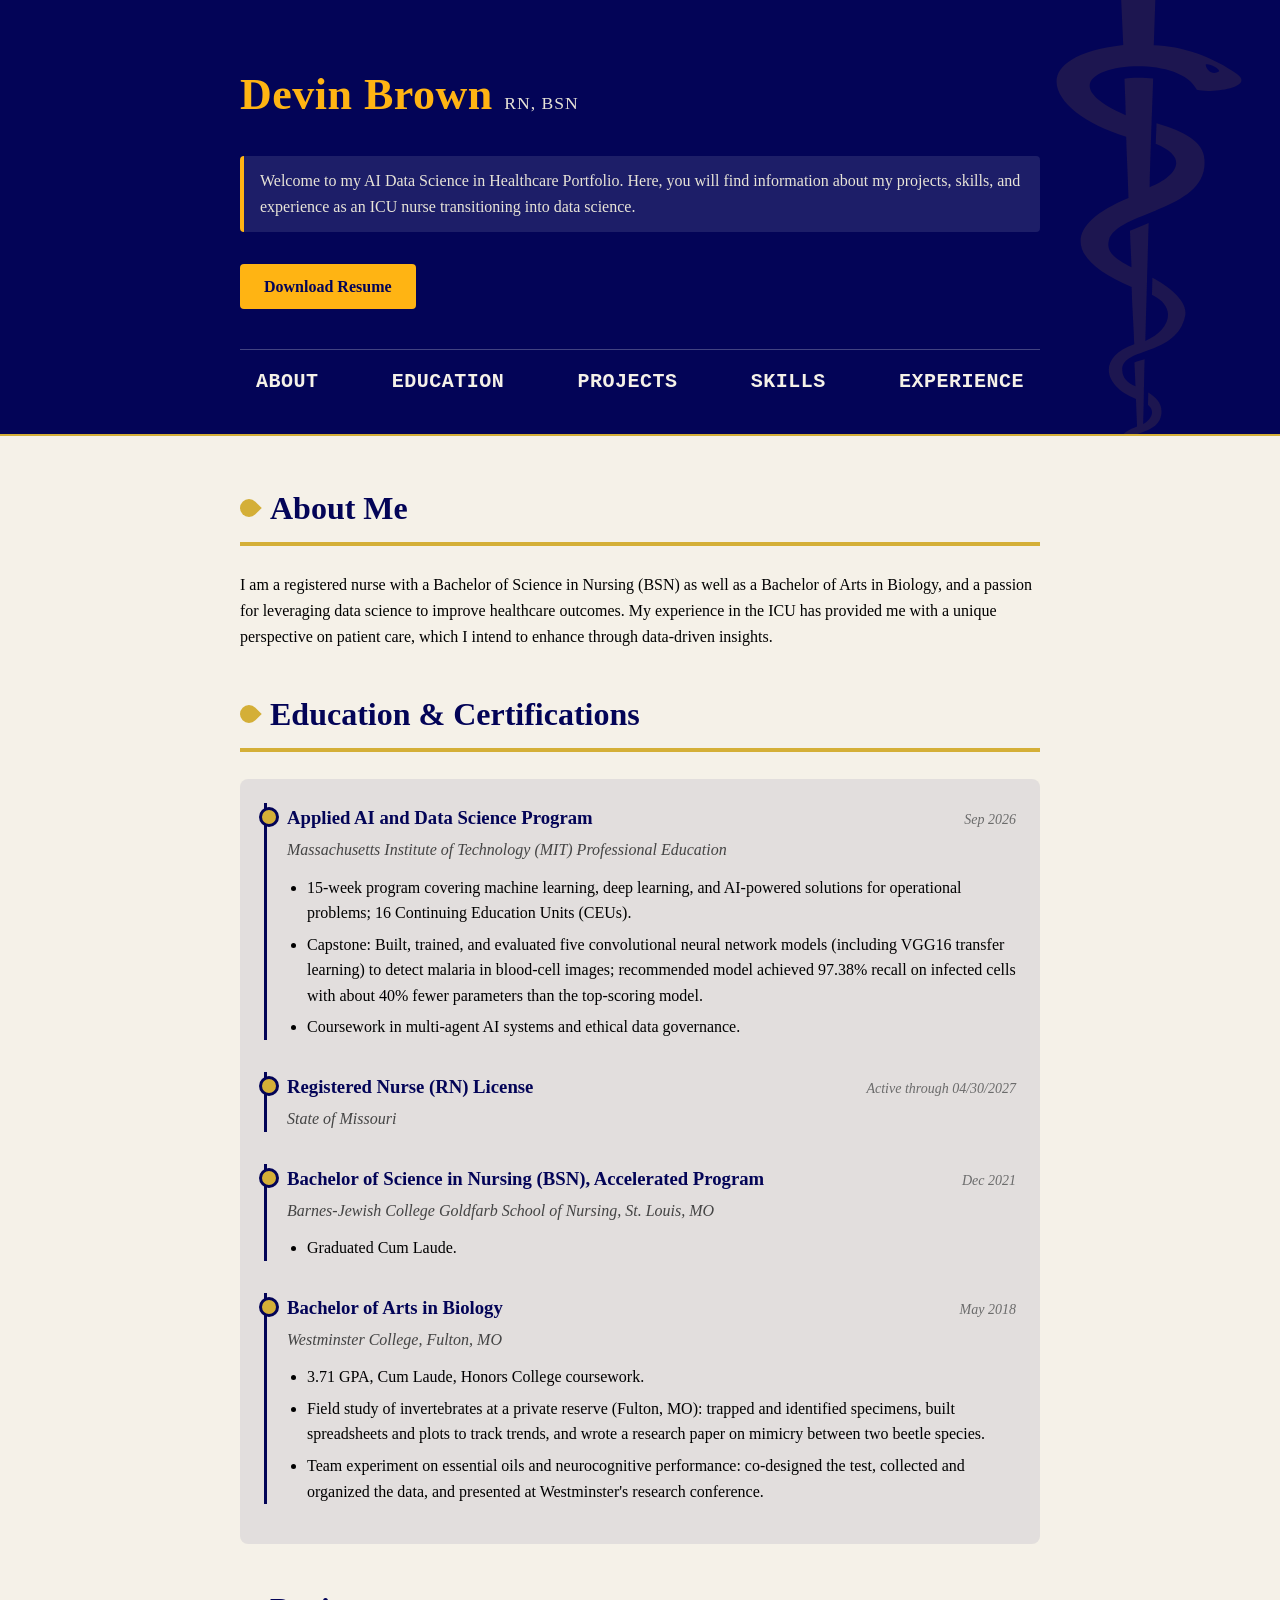
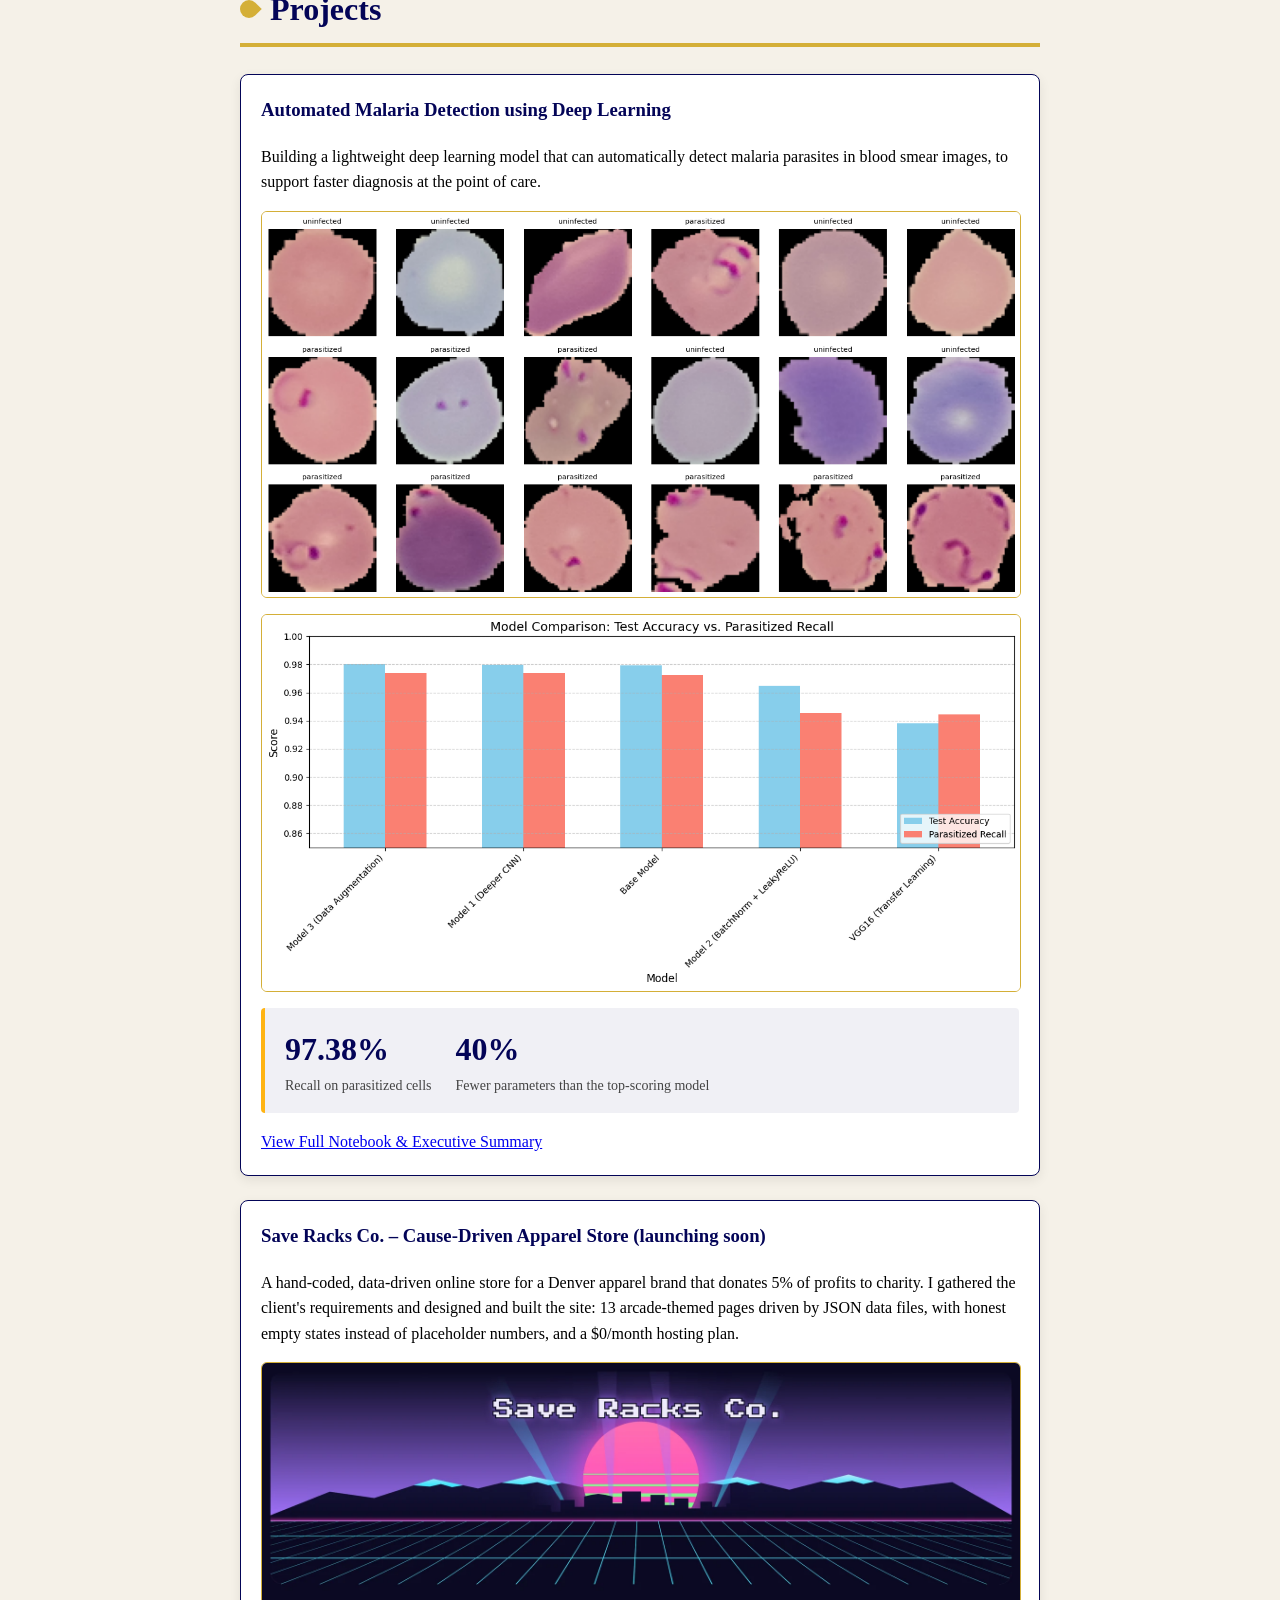
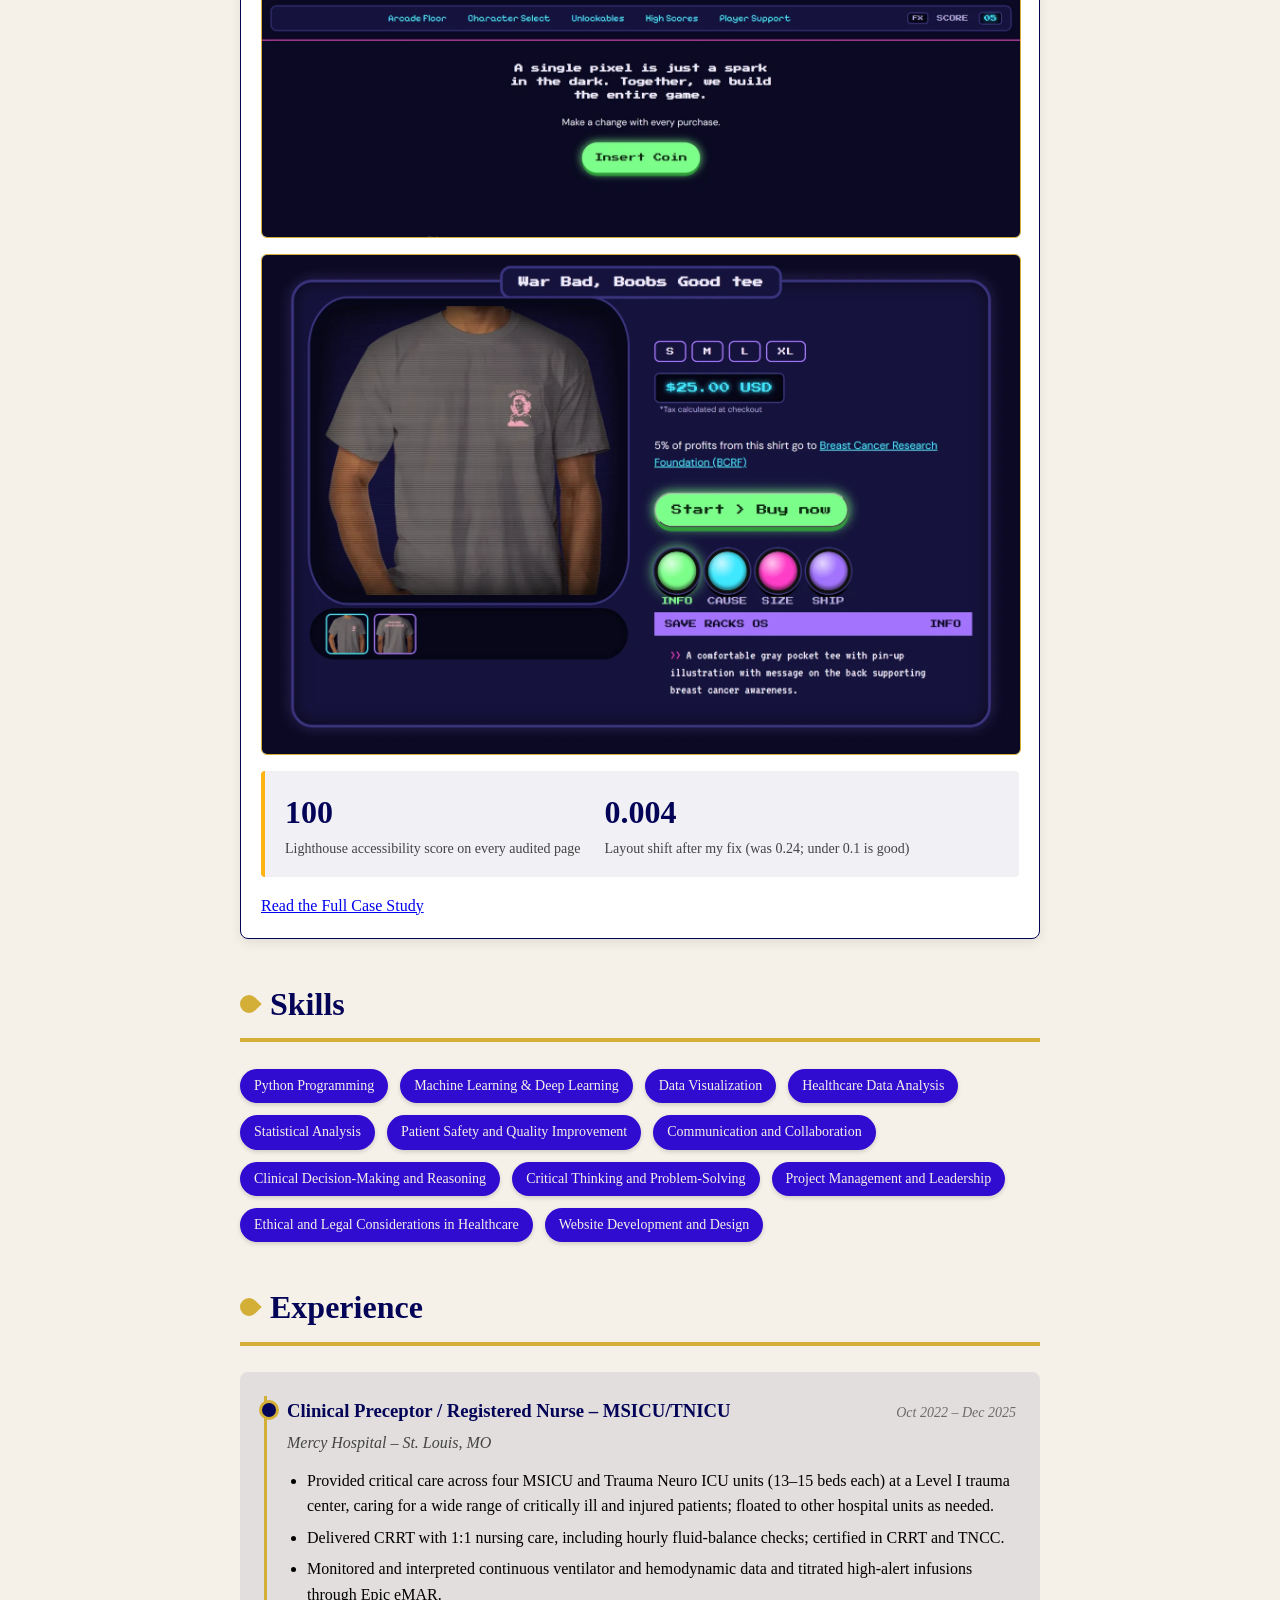
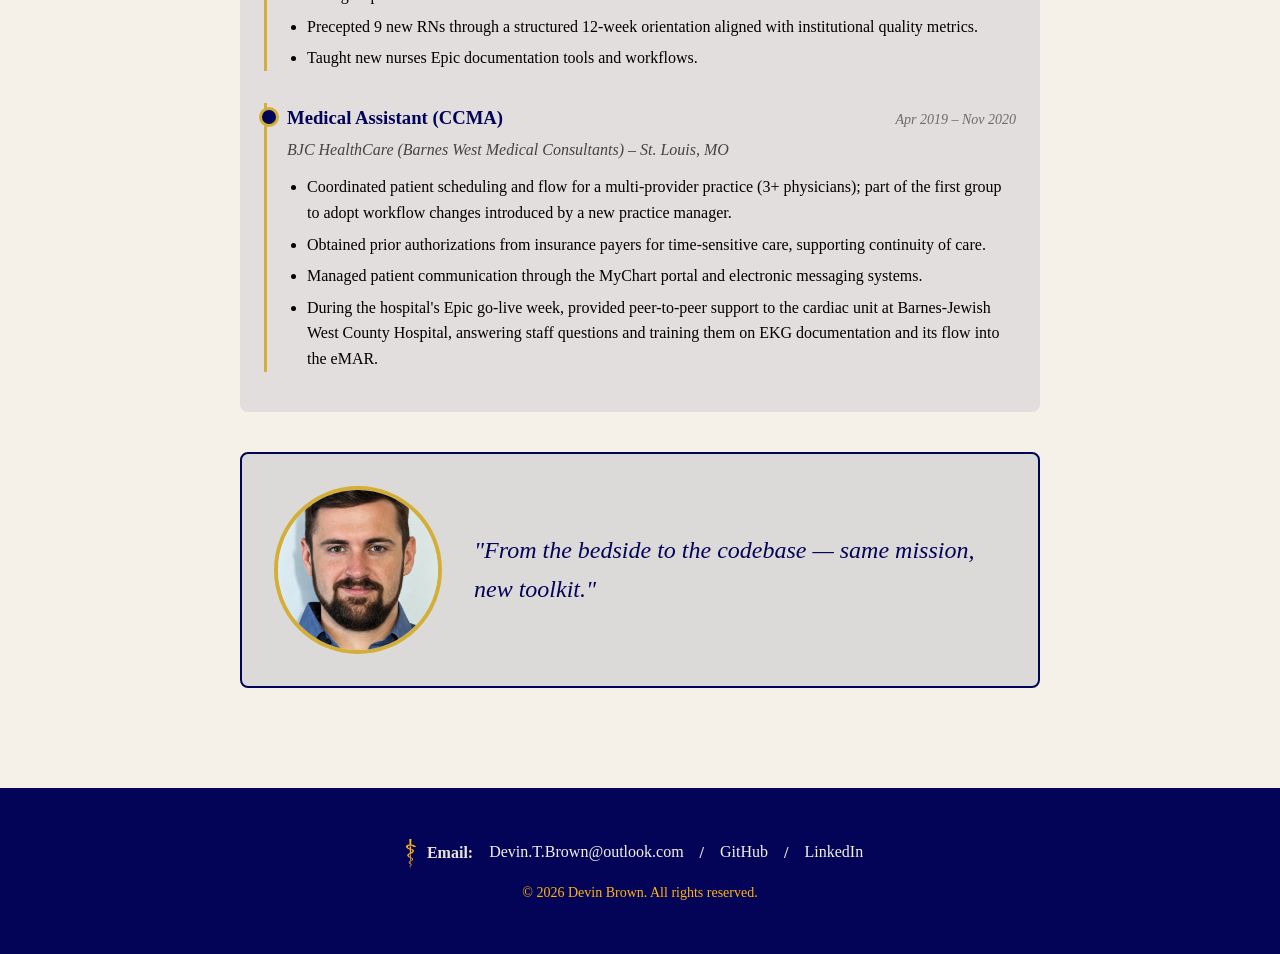
<file: index.html>
<!DOCTYPE html>
<html lang="en">

<head>
  <meta charset="UTF-8">
  <meta name="viewport" content="width=device-width, initial-scale=1.0">
  <title>Devin Brown RN, BSN — AI Data Science in Healthcare Portfolio</title>
  <link rel="icon" type="image/svg+xml" href="favicon.svg">
  <meta property="og:title" content="Devin Brown RN, BSN — AI Data Science in Healthcare Portfolio">
  <meta property="og:description"
    content="Portfolio showcasing AI and data science projects in healthcare, built by an ICU nurse transitioning into data science.">
  <meta property="og:type" content="website">
  <meta name="twitter:card" content="summary">
  <meta name="twitter:title" content="Devin Brown RN, BSN — AI Data Science in Healthcare Portfolio">
  <meta name="twitter:description"
    content="Portfolio showcasing AI and data science projects in healthcare, built by an ICU nurse transitioning into data science.">
  <link rel="stylesheet" href="style.css">
</head>

<body>
  <header>
    <div class="container">
      <h1>Devin Brown <span class="credentials">RN, BSN</span></h1>
      <p>Welcome to my AI Data Science in Healthcare Portfolio. Here, you will find information about my projects,
        skills, and experience as an ICU nurse transitioning into data science.</p>
      <a href="Devin-Brown-Resume.pdf" download class="resume-button">Download Resume</a>
      <nav>
        <ul>
          <li><a href="#about">About</a></li>
          <li><a href="#education">Education</a></li>
          <li><a href="#projects">Projects</a></li>
          <li><a href="#skills">Skills</a></li>
          <li><a href="#experience">Experience</a></li>
        </ul>
      </nav>
    </div>
  </header>

  <main>
    <section id="about" class="fade-in">
      <h2>About Me</h2>
      <p>I am a registered nurse with a Bachelor of Science in Nursing (BSN) as well as a Bachelor of Arts in Biology,
        and a passion for leveraging data science to improve healthcare outcomes. My experience in the ICU has provided
        me with a unique perspective on patient care, which I intend to enhance through data-driven insights.</p>
    </section>
    <section id="education" class="fade-in">
      <h2>Education & Certifications</h2>
      <div class="timeline-group">

        <div class="timeline-item education">
          <div class="timeline-header">
            <h3>Applied AI and Data Science Program</h3>
            <span class="timeline-date">Sep 2026</span>
          </div>
          <p class="timeline-employer">Massachusetts Institute of Technology (MIT) Professional Education</p>
          <ul>
            <li>15-week program covering machine learning, deep learning, and AI-powered solutions for operational
              problems; 16 Continuing Education Units (CEUs).</li>
            <li>Capstone: Built, trained, and evaluated five convolutional neural network models (including VGG16
              transfer learning) to detect malaria in blood-cell images; recommended model achieved 97.38% recall on
              infected cells with about 40% fewer parameters than the top-scoring model.</li>
            <li>Coursework in multi-agent AI systems and ethical data governance.</li>
          </ul>
        </div>

        <div class="timeline-item education">
          <div class="timeline-header">
            <h3>Registered Nurse (RN) License</h3>
            <span class="timeline-date">Active through 04/30/2027</span>
          </div>
          <p class="timeline-employer">State of Missouri</p>
        </div>

        <div class="timeline-item education">
          <div class="timeline-header">
            <h3>Bachelor of Science in Nursing (BSN), Accelerated Program</h3>
            <span class="timeline-date">Dec 2021</span>
          </div>
          <p class="timeline-employer">Barnes-Jewish College Goldfarb School of Nursing, St. Louis, MO</p>
          <ul>
            <li>Graduated Cum Laude.</li>
          </ul>
        </div>

        <div class="timeline-item education">
          <div class="timeline-header">
            <h3>Bachelor of Arts in Biology</h3>
            <span class="timeline-date">May 2018</span>
          </div>
          <p class="timeline-employer">Westminster College, Fulton, MO</p>
          <ul>
            <li>3.71 GPA, Cum Laude, Honors College coursework.</li>
            <li>Field study of invertebrates at a private reserve (Fulton, MO): trapped and identified specimens, built
              spreadsheets and plots to track trends, and wrote a research paper on mimicry between two beetle species.
            </li>
            <li>Team experiment on essential oils and neurocognitive performance: co-designed the test, collected and
              organized the data, and presented at Westminster's research conference.</li>
          </ul>
        </div>
      </div>
    </section>

    <section id="projects" class="fade-in">
      <h2>Projects</h2>
      <article class="project-card">
        <h3>Automated Malaria Detection using Deep Learning</h3>
        <p>Building a lightweight deep learning model that can automatically detect malaria parasites in blood smear
          images, to support faster diagnosis at the point of care.
        </p>
        <img src="images/malaria-sample-cells.png"
          alt="Grid of labeled blood cell images showing parasitized and uninfected samples used to train the model"
          class="project-image">
        <img src="images/malaria-model-comparison.png"
          alt="Bar chart comparing test accuracy and parasitized recall across five model architectures"
          class="project-image">
        <div class="stat-callout">
          <div class="stat">
            <span class="stat-number">97.38%</span>
            <span class="stat-label">Recall on parasitized cells</span>
          </div>
          <div class="stat">
            <span class="stat-number">40%</span>
            <span class="stat-label">Fewer parameters than the top-scoring model</span>
          </div>
        </div>
        <a href="projects/Notebook_Malaria_Detection_Full_Code_with_Executive_Summary.html">View Full Notebook &
          Executive Summary</a>
      </article>
      <article class="project-card">
        <h3>Save Racks Co. – Cause-Driven Apparel Store (launching soon)</h3>
        <p>A hand-coded, data-driven online store for a Denver apparel brand that donates 5% of profits to charity.
          I gathered the client's requirements and designed and built the site: 13 arcade-themed pages driven by JSON
          data
          files, with honest empty states instead of placeholder numbers, and a $0/month hosting plan.</p>
        <img src="images/save-racks-home.webp"
          alt="Save Racks Co. home page with a synthwave sunset header and arcade-style navigation"
          class="project-image" width="1600" height="1000" loading="lazy">
        <img src="images/save-racks-product.webp"
          alt="Save Racks Co. product page showing a gray tee in an arcade cabinet frame with size buttons and a donation note"
          class="project-image" width="1600" height="1053" loading="lazy">
        <div class="stat-callout">
          <div class="stat">
            <span class="stat-number">100</span>
            <span class="stat-label">Lighthouse accessibility score on every audited page</span>
          </div>
          <div class="stat">
            <span class="stat-number">0.004</span>
            <span class="stat-label">Layout shift after my fix (was 0.24; under 0.1 is good)</span>
          </div>
        </div>
        <a href="projects/save-racks-case-study.html">Read the Full Case Study</a>
      </article>
    </section>
    <section id="skills" class="fade-in">
      <h2>Skills</h2>
      <ul>
        <li>Python Programming</li>
        <li>Machine Learning & Deep Learning</li>
        <li>Data Visualization</li>
        <li>Healthcare Data Analysis</li>
        <li>Statistical Analysis</li>
        <li>Patient Safety and Quality Improvement</li>
        <li>Communication and Collaboration</li>
        <li>Clinical Decision-Making and Reasoning</li>
        <li>Critical Thinking and Problem-Solving</li>
        <li>Project Management and Leadership</li>
        <li>Ethical and Legal Considerations in Healthcare</li>
        <li>Website Development and Design</li>
      </ul>
    </section>
    <section id="experience" class="fade-in">
      <h2>Experience</h2>
      <div class="timeline-group">

        <div class="timeline-item">
          <div class="timeline-header">
            <h3>Clinical Preceptor / Registered Nurse – MSICU/TNICU</h3>
            <span class="timeline-date">Oct 2022 – Dec 2025</span>
          </div>
          <p class="timeline-employer">Mercy Hospital – St. Louis, MO</p>
          <ul>
            <li>Provided critical care across four MSICU and Trauma Neuro ICU units (13–15 beds each) at a Level I
              trauma center, caring for a wide range of critically ill and injured patients; floated to other hospital
              units as needed.</li>
            <li>Delivered CRRT with 1:1 nursing care, including hourly fluid-balance checks; certified in CRRT and TNCC.
            </li>
            <li>Monitored and interpreted continuous ventilator and hemodynamic data and titrated high-alert infusions
              through Epic eMAR.</li>
            <li>Precepted 9 new RNs through a structured 12-week orientation aligned with institutional quality metrics.
            </li>
            <li>Taught new nurses Epic documentation tools and workflows.</li>
          </ul>
        </div>

        <div class="timeline-item">
          <div class="timeline-header">
            <h3>Medical Assistant (CCMA)</h3>
            <span class="timeline-date">Apr 2019 – Nov 2020</span>
          </div>
          <p class="timeline-employer">BJC HealthCare (Barnes West Medical Consultants) – St. Louis, MO</p>
          <ul>
            <li>Coordinated patient scheduling and flow for a multi-provider practice (3+ physicians); part of the first
              group to adopt workflow changes introduced by a new practice manager.</li>
            <li>Obtained prior authorizations from insurance payers for time-sensitive care, supporting continuity of
              care.</li>
            <li>Managed patient communication through the MyChart portal and electronic messaging systems.</li>
            <li>During the hospital's Epic go-live week, provided peer-to-peer support to the cardiac unit at
              Barnes-Jewish West County Hospital, answering staff questions and training them on EKG documentation and
              its flow into the eMAR.</li>
          </ul>
        </div>
      </div>
    </section>
    <section class="closing-section fade-in">
      <img src="images/headshot.webp" alt="Headshot of Devin Brown" class="headshot">
      <blockquote class="closing-quote">
        "From the bedside to the codebase — same mission, new toolkit."
      </blockquote>
    </section>
  </main>
  <footer>
    <div class="container">
      <div class="footer-links">
        <img src="images/rod-icon.svg" alt="" class="footer-icon"> Email: <a
          href="mailto:Devin.T.Brown@outlook.com">Devin.T.Brown@outlook.com</a> /
        <a href="https://github.com/dbrownRN" target="_blank" rel="noopener noreferrer">GitHub</a> /
        <a href="https://www.linkedin.com/in/devin-brown-rn" target="_blank"
          rel="noopener noreferrer">LinkedIn</a>
      </div>
      <p>&copy; 2026 Devin Brown. All rights reserved.</p>
    </div>
  </footer>
  <script src="script.js"></script>
</body>

</html>
</file>
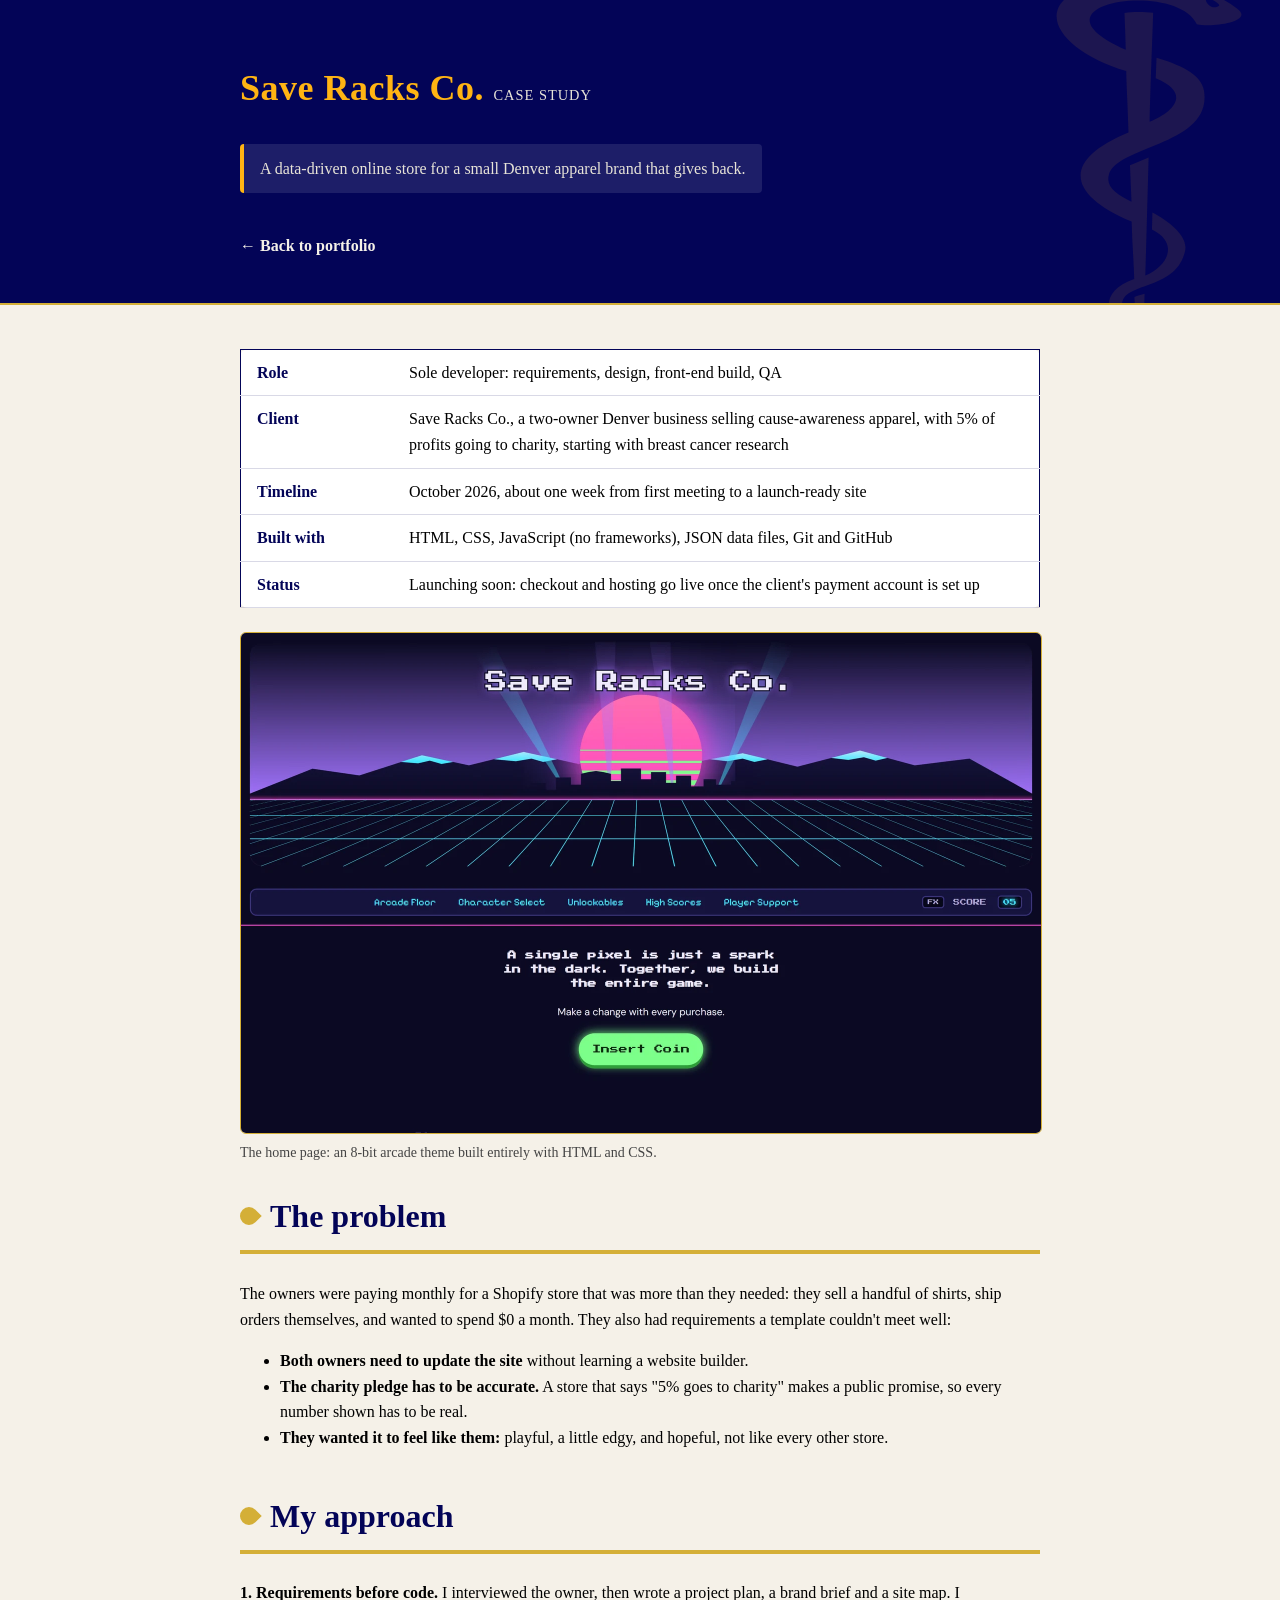
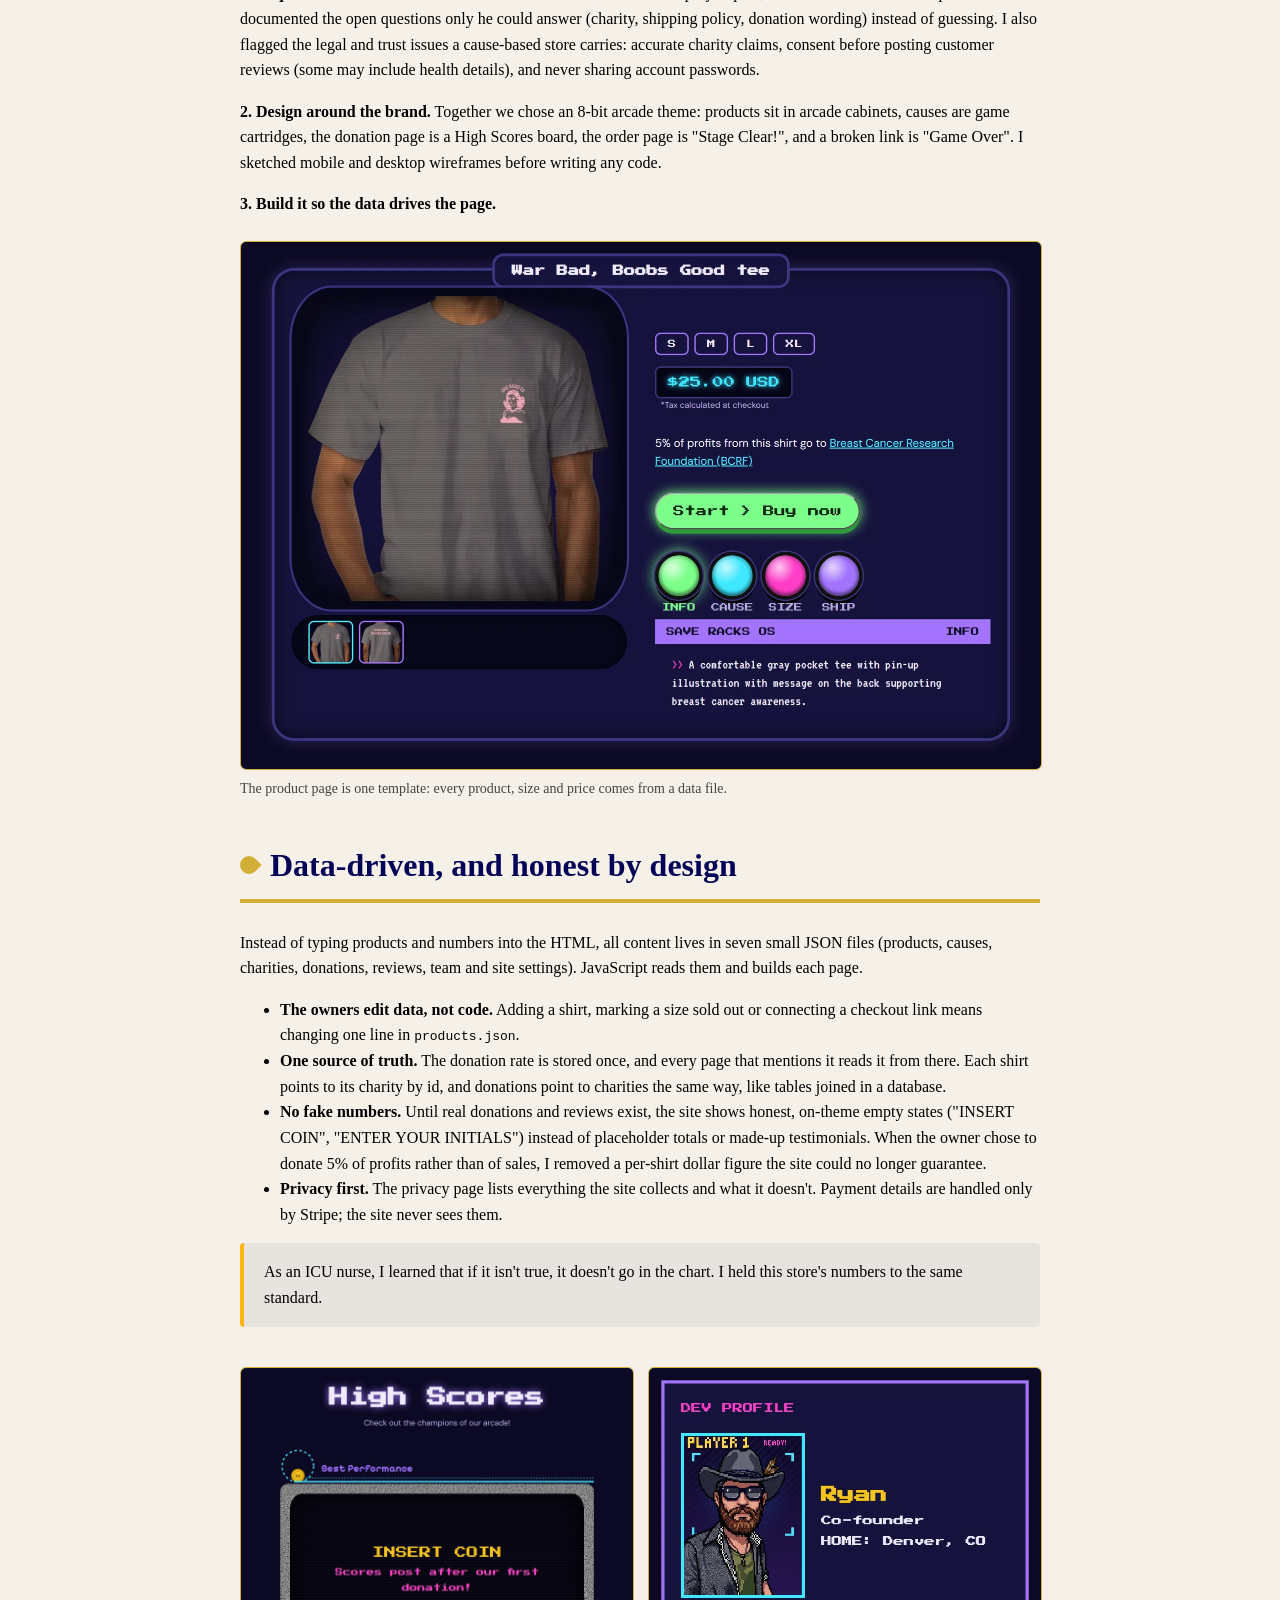
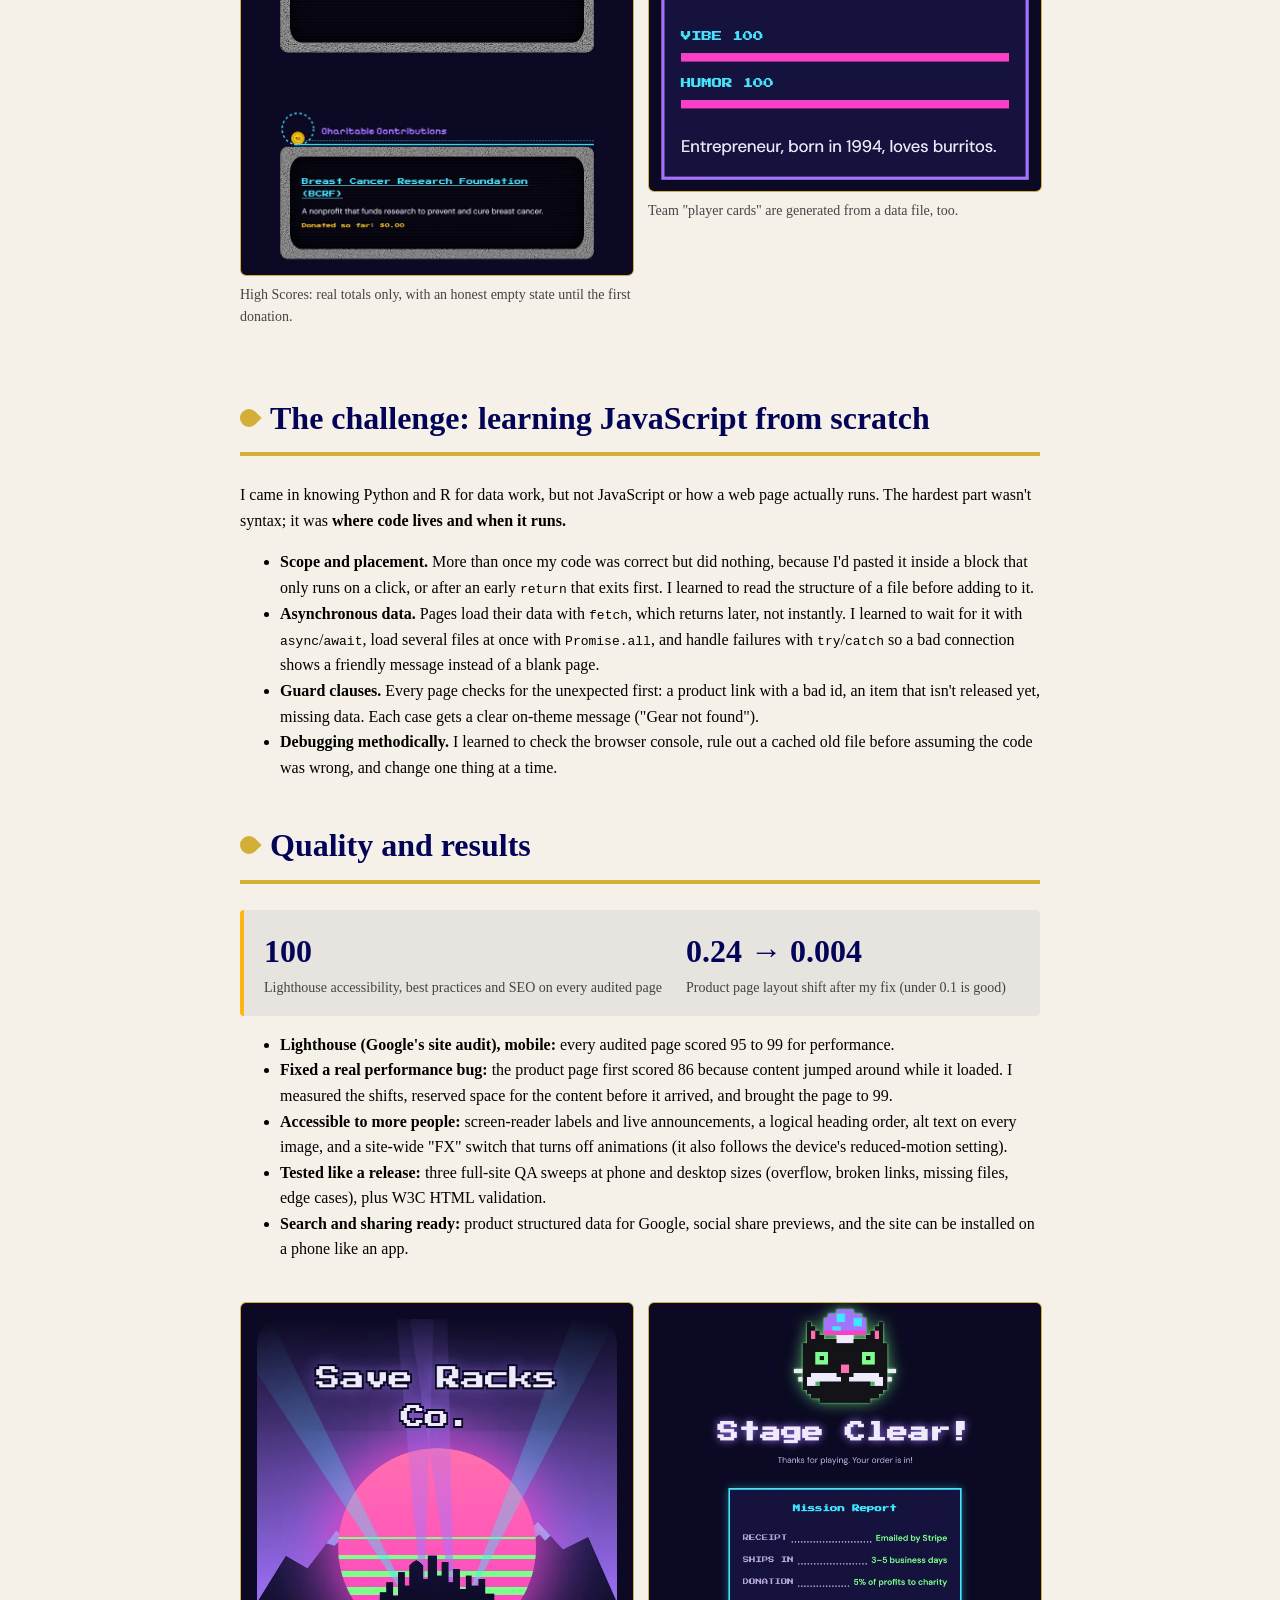
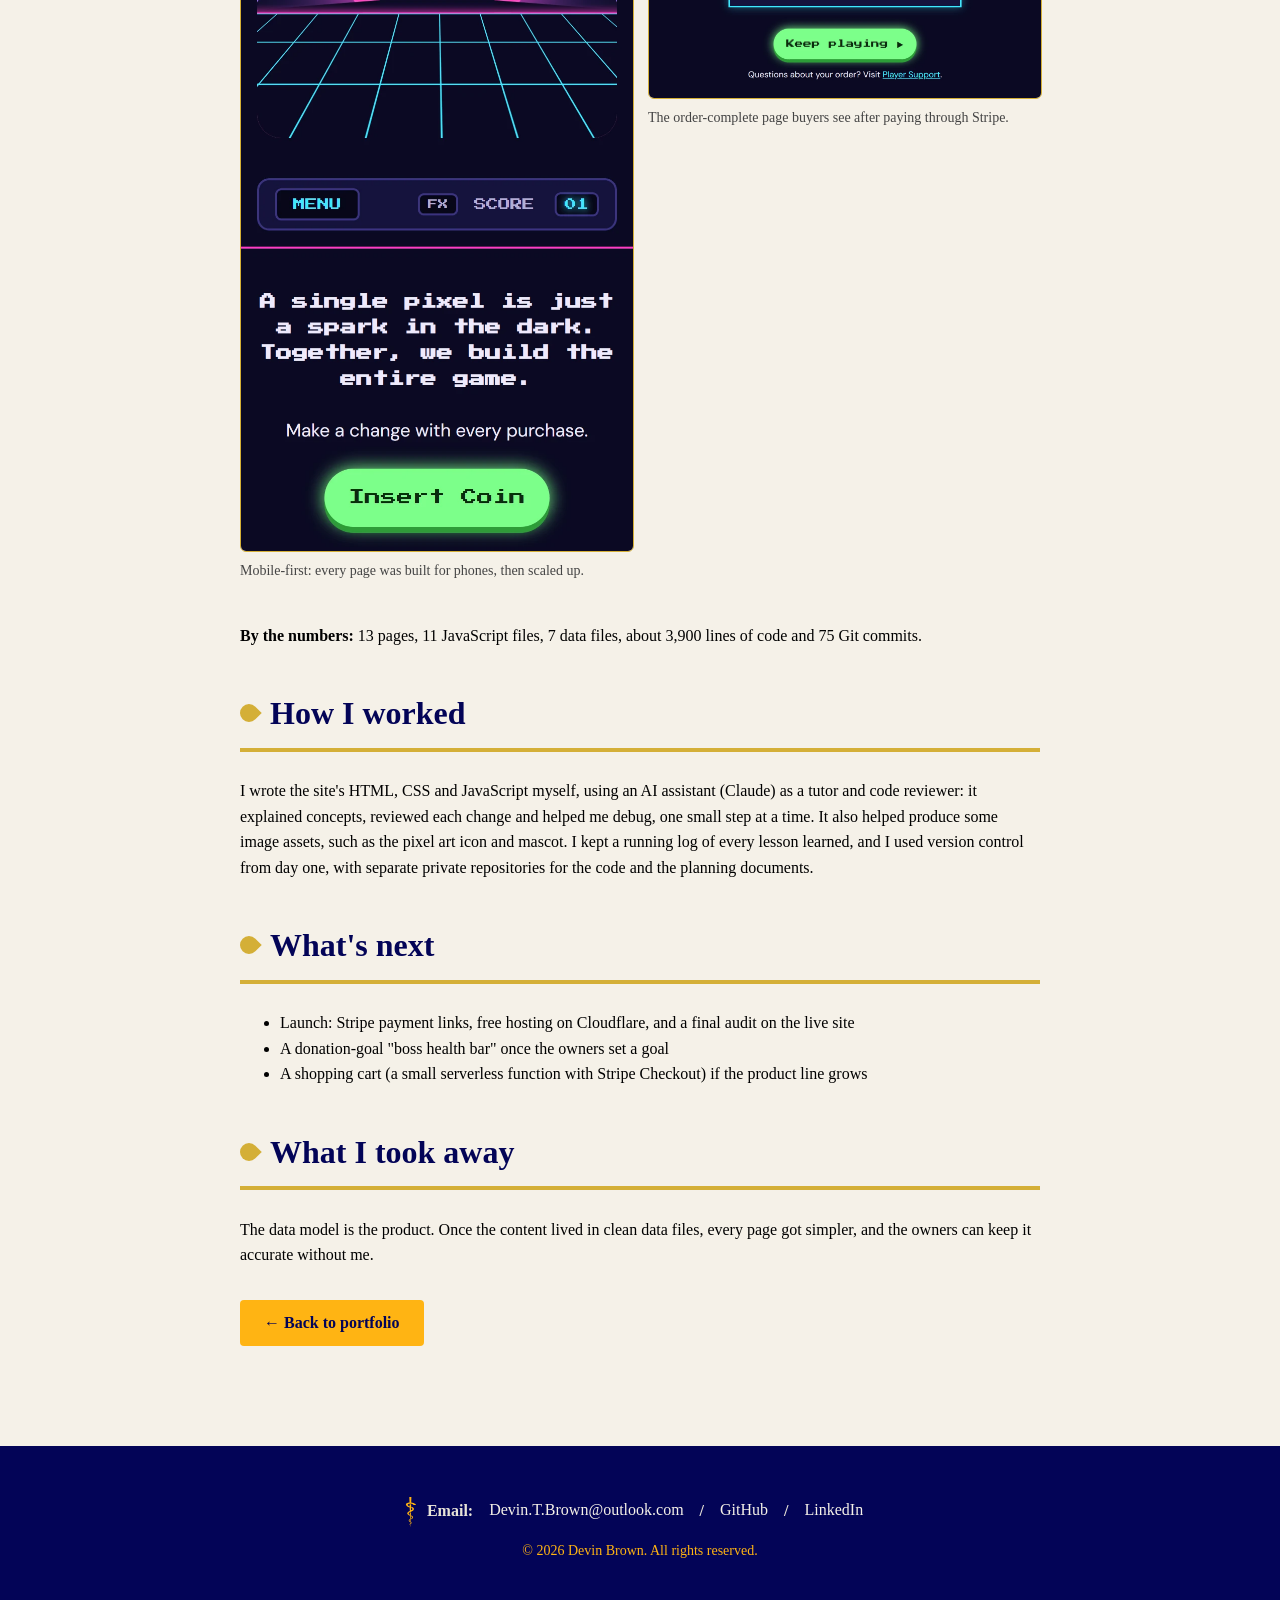
<file: projects/save-racks-case-study.html>
<!DOCTYPE html>
<html lang="en">

<head>
  <meta charset="UTF-8">
  <meta name="viewport" content="width=device-width, initial-scale=1.0">
  <title>Save Racks Co. Case Study | Devin Brown RN, BSN</title>
  <meta name="description"
    content="Case study: a hand-coded, data-driven online store for a Denver apparel brand that donates 5% of profits to charity.">
  <link rel="icon" type="image/svg+xml" href="../favicon.svg">
  <meta property="og:title" content="Save Racks Co. Case Study | Devin Brown RN, BSN">
  <meta property="og:description"
    content="Case study: a hand-coded, data-driven online store for a Denver apparel brand that donates 5% of profits to charity.">
  <meta property="og:type" content="article">
  <meta name="twitter:card" content="summary">
  <link rel="stylesheet" href="../style.css">
  <style>
    .case-header h1 {
      font-size: 2.25rem;
    }

    .case-header .credentials {
      white-space: nowrap;
    }

    .back-link {
      display: inline-block;
      margin: 24px 0;
      color: #f5f1e8;
      text-decoration: none;
      font-weight: bold;
    }

    .back-link:hover,
    .back-link:focus-visible {
      color: #ffb413;
    }

    .case-facts {
      width: 100%;
      border-collapse: collapse;
      background-color: #ffffff;
      border: 1px solid #030457;
      border-radius: 8px;
      margin: 24px 0;
    }

    .case-facts th,
    .case-facts td {
      text-align: left;
      vertical-align: top;
      padding: 10px 16px;
      border-bottom: 1px solid rgba(3, 4, 87, 0.15);
    }

    .case-facts th {
      width: 120px;
      color: #030457;
    }

    .case-figure {
      margin: 24px 0;
    }

    .case-figure img {
      display: block;
      width: 100%;
      height: auto;
      border-radius: 6px;
      border: 1px solid #d4af37;
    }

    .case-figure figcaption {
      font-size: 14px;
      color: #444;
      margin-top: 8px;
    }

    .figure-pair {
      display: grid;
      grid-template-columns: 1fr 1fr;
      gap: 16px;
      align-items: start;
    }

    @media (max-width: 600px) {
      .figure-pair {
        grid-template-columns: 1fr;
      }

      .case-facts th {
        width: 84px;
        padding-right: 8px;
      }
    }

    .case-note {
      background-color: rgba(3, 4, 87, 0.06);
      border-left: 4px solid #ffb413;
      border-radius: 4px;
      padding: 16px 20px;
    }
  </style>
</head>

<body>
  <header class="case-header">
    <div class="container">
      <h1>Save Racks Co. <span class="credentials">CASE STUDY</span></h1>
      <p>A data-driven online store for a small Denver apparel brand that gives back.</p>
      <br>
      <a class="back-link" href="../index.html#projects">&larr; Back to portfolio</a>
    </div>
  </header>

  <main>
    <table class="case-facts">
      <tr>
        <th scope="row">Role</th>
        <td>Sole developer: requirements, design, front-end build, QA</td>
      </tr>
      <tr>
        <th scope="row">Client</th>
        <td>Save Racks Co., a two-owner Denver business selling cause-awareness apparel, with 5% of profits going to
          charity, starting with breast cancer research</td>
      </tr>
      <tr>
        <th scope="row">Timeline</th>
        <td>October 2026, about one week from first meeting to a launch-ready site</td>
      </tr>
      <tr>
        <th scope="row">Built with</th>
        <td>HTML, CSS, JavaScript (no frameworks), JSON data files, Git and GitHub</td>
      </tr>
      <tr>
        <th scope="row">Status</th>
        <td>Launching soon: checkout and hosting go live once the client's payment account is set up</td>
      </tr>
    </table>

    <figure class="case-figure">
      <img src="../images/save-racks-home.webp" width="1600" height="1000"
        alt="Save Racks Co. home page with a synthwave sunset header and arcade-style navigation">
      <figcaption>The home page: an 8-bit arcade theme built entirely with HTML and CSS.</figcaption>
    </figure>

    <section>
      <h2>The problem</h2>
      <p>The owners were paying monthly for a Shopify store that was more than they needed: they sell a handful of
        shirts, ship orders themselves, and wanted to spend $0 a month. They also had requirements a template couldn't
        meet well:</p>
      <ul>
        <li><strong>Both owners need to update the site</strong> without learning a website builder.</li>
        <li><strong>The charity pledge has to be accurate.</strong> A store that says "5% goes to charity" makes a
          public promise, so every number shown has to be real.</li>
        <li><strong>They wanted it to feel like them:</strong> playful, a little edgy, and hopeful, not like every
          other store.</li>
      </ul>
    </section>

    <section>
      <h2>My approach</h2>
      <p><strong>1. Requirements before code.</strong> I interviewed the owner, then wrote a project plan, a brand
        brief and a site map. I documented the open questions only he could answer (charity, shipping policy, donation
        wording) instead of guessing. I also flagged the legal and trust issues a cause-based store carries: accurate
        charity claims, consent before posting customer reviews (some may include health details), and never sharing
        account passwords.</p>
      <p><strong>2. Design around the brand.</strong> Together we chose an 8-bit arcade theme: products sit in arcade
        cabinets, causes are game cartridges, the donation page is a High Scores board, the order page is "Stage
        Clear!", and a broken link is "Game Over". I sketched mobile and desktop wireframes before writing any code.</p>
      <p><strong>3. Build it so the data drives the page.</strong></p>
      <figure class="case-figure">
        <img src="../images/save-racks-product.webp" width="1600" height="1053" loading="lazy"
          alt="Product page showing a gray tee in an arcade cabinet frame with size buttons, a Start button and a donation note">
        <figcaption>The product page is one template: every product, size and price comes from a data file.</figcaption>
      </figure>
    </section>

    <section>
      <h2>Data-driven, and honest by design</h2>
      <p>Instead of typing products and numbers into the HTML, all content lives in seven small JSON files (products,
        causes, charities, donations, reviews, team and site settings). JavaScript reads them and builds each page.</p>
      <ul>
        <li><strong>The owners edit data, not code.</strong> Adding a shirt, marking a size sold out or connecting a
          checkout link means changing one line in <code>products.json</code>.</li>
        <li><strong>One source of truth.</strong> The donation rate is stored once, and every page that mentions it
          reads it from there. Each shirt points to its charity by id, and donations point to charities the same way,
          like tables joined in a database.</li>
        <li><strong>No fake numbers.</strong> Until real donations and reviews exist, the site shows honest, on-theme
          empty states ("INSERT COIN", "ENTER YOUR INITIALS") instead of placeholder totals or made-up testimonials.
          When the owner chose to donate 5% of profits rather than of sales, I removed a per-shirt dollar figure the
          site could no longer guarantee.</li>
        <li><strong>Privacy first.</strong> The privacy page lists everything the site collects and what it doesn't.
          Payment details are handled only by Stripe; the site never sees them.</li>
      </ul>
      <p class="case-note">As an ICU nurse, I learned that if it isn't true, it doesn't go in the chart. I held this
        store's numbers to the same standard.</p>
      <div class="figure-pair">
        <figure class="case-figure">
          <img src="../images/save-racks-high-scores.webp" width="1600" height="2070" loading="lazy"
            alt="High Scores page with an Insert Coin empty state for donations and the Breast Cancer Research Foundation listed as the charity">
          <figcaption>High Scores: real totals only, with an honest empty state until the first donation.</figcaption>
        </figure>
        <figure class="case-figure">
          <img src="../images/save-racks-player-card.webp" width="760" height="820" loading="lazy"
            alt="Player card for co-founder Ryan with a pixel art portrait, stat bars and a short bio">
          <figcaption>Team "player cards" are generated from a data file, too.</figcaption>
        </figure>
      </div>
    </section>

    <section>
      <h2>The challenge: learning JavaScript from scratch</h2>
      <p>I came in knowing Python and R for data work, but not JavaScript or how a web page actually runs. The hardest
        part wasn't syntax; it was <strong>where code lives and when it runs.</strong></p>
      <ul>
        <li><strong>Scope and placement.</strong> More than once my code was correct but did nothing, because I'd
          pasted it inside a block that only runs on a click, or after an early <code>return</code> that exits first.
          I learned to read the structure of a file before adding to it.</li>
        <li><strong>Asynchronous data.</strong> Pages load their data with <code>fetch</code>, which returns later,
          not instantly. I learned to wait for it with <code>async</code>/<code>await</code>, load several files at
          once with <code>Promise.all</code>, and handle failures with <code>try</code>/<code>catch</code> so a bad
          connection shows a friendly message instead of a blank page.</li>
        <li><strong>Guard clauses.</strong> Every page checks for the unexpected first: a product link with a bad id,
          an item that isn't released yet, missing data. Each case gets a clear on-theme message ("Gear not found").</li>
        <li><strong>Debugging methodically.</strong> I learned to check the browser console, rule out a cached old
          file before assuming the code was wrong, and change one thing at a time.</li>
      </ul>
    </section>

    <section>
      <h2>Quality and results</h2>
      <div class="stat-callout">
        <div class="stat">
          <span class="stat-number">100</span>
          <span class="stat-label">Lighthouse accessibility, best practices and SEO on every audited page</span>
        </div>
        <div class="stat">
          <span class="stat-number">0.24 &rarr; 0.004</span>
          <span class="stat-label">Product page layout shift after my fix (under 0.1 is good)</span>
        </div>
      </div>
      <ul>
        <li><strong>Lighthouse (Google's site audit), mobile:</strong> every audited page scored 95 to 99 for
          performance.</li>
        <li><strong>Fixed a real performance bug:</strong> the product page first scored 86 because content jumped
          around while it loaded. I measured the shifts, reserved space for the content before it arrived, and brought
          the page to 99.</li>
        <li><strong>Accessible to more people:</strong> screen-reader labels and live announcements, a logical heading
          order, alt text on every image, and a site-wide "FX" switch that turns off animations (it also follows the
          device's reduced-motion setting).</li>
        <li><strong>Tested like a release:</strong> three full-site QA sweeps at phone and desktop sizes (overflow,
          broken links, missing files, edge cases), plus W3C HTML validation.</li>
        <li><strong>Search and sharing ready:</strong> product structured data for Google, social share previews, and
          the site can be installed on a phone like an app.</li>
      </ul>
      <div class="figure-pair">
        <figure class="case-figure">
          <img src="../images/save-racks-phone-home.webp" width="780" height="1688" loading="lazy"
            alt="Save Racks Co. home page on a phone-sized screen with the menu button and Insert Coin button">
          <figcaption>Mobile-first: every page was built for phones, then scaled up.</figcaption>
        </figure>
        <figure class="case-figure">
          <img src="../images/save-racks-stage-clear.webp" width="1480" height="1490" loading="lazy"
            alt="Order confirmation page with a pixel cat, the words Stage Clear and a mission report listing receipt, shipping time and donation">
          <figcaption>The order-complete page buyers see after paying through Stripe.</figcaption>
        </figure>
      </div>
      <p><strong>By the numbers:</strong> 13 pages, 11 JavaScript files, 7 data files, about 3,900 lines of code and 75
        Git commits.</p>
    </section>

    <section>
      <h2>How I worked</h2>
      <p>I wrote the site's HTML, CSS and JavaScript myself, using an AI assistant (Claude) as a tutor and code reviewer:
        it explained concepts, reviewed each change and helped me debug, one small step at a time. It also helped
        produce some image assets, such as the pixel art icon and mascot. I kept a running log of every lesson
        learned, and I used version control from day one, with separate private repositories for the code and the
        planning documents.</p>
    </section>

    <section>
      <h2>What's next</h2>
      <ul>
        <li>Launch: Stripe payment links, free hosting on Cloudflare, and a final audit on the live site</li>
        <li>A donation-goal "boss health bar" once the owners set a goal</li>
        <li>A shopping cart (a small serverless function with Stripe Checkout) if the product line grows</li>
      </ul>
    </section>

    <section>
      <h2>What I took away</h2>
      <p>The data model is the product. Once the content lived in clean data files, every page got simpler, and the
        owners can keep it accurate without me.</p>
      <a class="resume-button" href="../index.html#projects">&larr; Back to portfolio</a>
    </section>
  </main>

  <footer>
    <div class="container">
      <div class="footer-links">
        <img src="../images/rod-icon.svg" alt="" class="footer-icon"> Email: <a
          href="mailto:Devin.T.Brown@outlook.com">Devin.T.Brown@outlook.com</a> /
        <a href="https://github.com/dbrownRN" target="_blank" rel="noopener noreferrer">GitHub</a> /
        <a href="https://www.linkedin.com/in/devin-brown-rn" target="_blank"
          rel="noopener noreferrer">LinkedIn</a>
      </div>
      <p>&copy; 2026 Devin Brown. All rights reserved.</p>
    </div>
  </footer>
</body>

</html>
</file>
<file: style.css>
body {
  font-family: Georgia, serif;
  margin: 0;
  padding: 0;
  background-color: #f5f1e8;
  line-height: 1.6;
}

.container {
  max-width: 800px;
  margin: 0 auto;
  padding: 20px;
}

main {
  max-width: 800px;
  margin: 0 auto;
  padding: 20px;
}

header {
  background-color: #030457;
  background-image: url('images/watermark.svg');
  background-repeat: no-repeat;
  background-position: right 20px center;
  background-size: 220px;
  padding: 40px 0 0 0;
  border-bottom: 2px solid #d4af37;
}

header h1 {
  color: #ffb413;
  margin: 0 0 10px 0;
  font-size: 2.75rem;
  letter-spacing: 0.5px;
}

h1 .credentials {
  font-size: 0.4em;
  font-weight: normal;
  color: #e8e4d8;
  letter-spacing: 1px;
  vertical-align: baseline;
}

header p {
  color: #e8e4d8;
  background-color: rgba(255, 255, 255, 0.1);
  border-left: 4px solid #ffb413;
  padding: 12px 16px;
  border-radius: 4px;
  display: inline-block;
}

header nav {
  margin-top: 40px;
  padding: 16px 0;
  border-top: 1px solid rgba(255, 255, 255, 0.25);
}

header nav a {
  color: #f5f1e8;
  text-decoration: none;
  padding: 8px 16px;
  border-radius: 4px;
  transition: background-color 0.2s ease;
}

header nav a:hover {
  background-color: rgba(255, 255, 255, 0.12);
}

nav a {
  text-decoration: none;
  text-transform: uppercase;
  color: #300cd1;
  font-family: 'Courier New', Courier, monospace;
  font-weight: bold;
  font-size: 20px;
  letter-spacing: 0.5px;
}

nav a:hover {
  text-decoration: underline;
  color: #e4a00f;
}

section {
  margin-bottom: 40px;
}

h2 {
  color: #030457;
  border-bottom: 4px solid #d4af37;
  padding-bottom: 8px;
  display: flex;
  align-items: flex-start;
  gap: 12px;
  font-size: 2rem;
}

h2::before {
  content: "";
  display: inline-block;
  width: 18px;
  height: 18px;
  background-color: #d4af37;
  border-radius: 50% 50% 50% 0;
  transform: rotate(225deg);
  font-size: 1.5rem;
  margin-top: 16px;
}

nav ul {
  list-style-type: none;
  padding: 0;
  margin: 0;
  display: flex;
  justify-content: space-between;
}

nav li {
  display: inline-block;
}

footer {
  background-color: #030457;
  padding: 30px 0;
  margin-top: 40px;
  text-align: center;
}

.footer-links {
  margin-bottom: 12px;
  color: #e8e4d8;
  font-weight: bold;
}

.footer-links a {
  color: #f5f1e8;
  text-decoration: none;
  margin: 0 12px;
  font-weight: normal;
}

.footer-links a:hover {
  color: #d4af37;
}

footer p {
  color: #ffb413;
  font-size: 14px;
  margin: 0;
}

.footer-icon {
  height: 32px;
  width: auto;
  vertical-align: middle;
  margin-right: 6px;
}

#skills ul {
  list-style: none;
  padding: 0;
  margin: 0;
  display: flex;
  flex-wrap: wrap;
  gap: 12px;
}

#skills li {
  box-shadow: 0 2px 4px rgba(0, 0, 0, 0.15);
  background-color: #300cd1;
  color: #f5f1e8;
  padding: 6px 14px;
  border-radius: 20px;
  font-size: 14px;
}

#skills li:hover {
  background-color: #d4af37;
  color: #030457;
}

.project-card {
  box-shadow: 0 4px 12px rgba(0, 0, 0, 0.08);
  background-color: #ffffff;
  border: 1px solid #030457;
  border-radius: 8px;
  padding: 20px;
}

.project-card+.project-card {
  margin-top: 24px;
}

.project-card h3 {
  margin-top: 0;
  color: #030457;
}

.project-image {
  max-width: 100%;
  height: auto;
  display: block;
  border-radius: 6px;
  border: 1px solid #d4af37;
  margin: 16px 0;
}

.stat-callout {
  display: flex;
  gap: 24px;
  background-color: rgba(3, 4, 87, 0.06);
  border-left: 4px solid #ffb413;
  border-radius: 4px;
  padding: 16px 20px;
  margin: 16px 0;
}

.stat {
  display: flex;
  flex-direction: column;
}

.stat-number {
  font-size: 2rem;
  font-weight: bold;
  color: #030457;
}

.stat-label {
  font-size: 14px;
  color: #444;
}

@media (max-width: 600px) {
  .stat-callout {
    flex-direction: column;
    gap: 12px;
  }
}

.timeline-item {
  border-left: 3px solid #d4af37;
  padding-left: 20px;
  margin-bottom: 32px;
  position: relative;
}

.timeline-item::before {
  content: "";
  position: absolute;
  left: -8px;
  top: 4px;
  width: 14px;
  height: 14px;
  border-radius: 50%;
  background-color: #030457;
  border: 3px solid #d4af37;
}

.timeline-header {
  display: flex;
  justify-content: space-between;
  align-items: baseline;
  flex-wrap: wrap;
  gap: 8px;
}

.timeline-header h3 {
  margin: 0;
  color: #030457;
}

.timeline-date {
  font-size: 14px;
  color: #6b6b6b;
  font-style: italic;
}

.timeline-employer {
  margin: 4px 0 12px 0;
  font-style: italic;
  color: #444;
}

.timeline-item ul {
  margin: 0;
  padding-left: 20px;
}

.timeline-item li {
  margin-bottom: 6px;
}

.timeline-item.education {
  border-left-color: #030457;
}

.timeline-item.education::before {
  background-color: #d4af37;
  border-color: #030457;
}

.timeline-group {
  background-color: rgba(3, 4, 87, 0.08);
  border-radius: 8px;
  padding: 24px 24px 8px 24px;
}

@media (max-width: 600px) {
  nav ul {
    flex-direction: column;
    align-items: center;
    gap: 12px;
  }
}

.resume-button {
  display: inline-block;
  background-color: #ffb413;
  color: #030457;
  text-decoration: none;
  font-weight: bold;
  padding: 10px 24px;
  border-radius: 4px;
  margin-top: 16px;
  transition: background-color 0.2s ease;
}

.resume-button:hover {
  background-color: #d4af37;
}

.closing-section {
  display: flex;
  align-items: center;
  gap: 32px;
  background-color: rgba(3, 4, 87, 0.1);
  border-radius: 8px;
  border: 2px solid #030457;
  padding: 32px;
}

.headshot {
  width: 160px;
  height: 160px;
  border-radius: 50%;
  object-fit: cover;
  border: 4px solid #d4af37;
  flex-shrink: 0;
}

.closing-quote {
  font-size: 1.5rem;
  font-style: italic;
  color: #030457;
  margin: 0;
}

@media (max-width: 600px) {
  .closing-section {
    flex-direction: column;
    text-align: center;
  }
}

.fade-in {
  opacity: 0;
  transform: translateY(30px);
  transition: opacity 0.6s ease, transform 0.6s ease;
}

.fade-in.visible {
  opacity: 1;
  transform: translateY(0);
}
</file>
